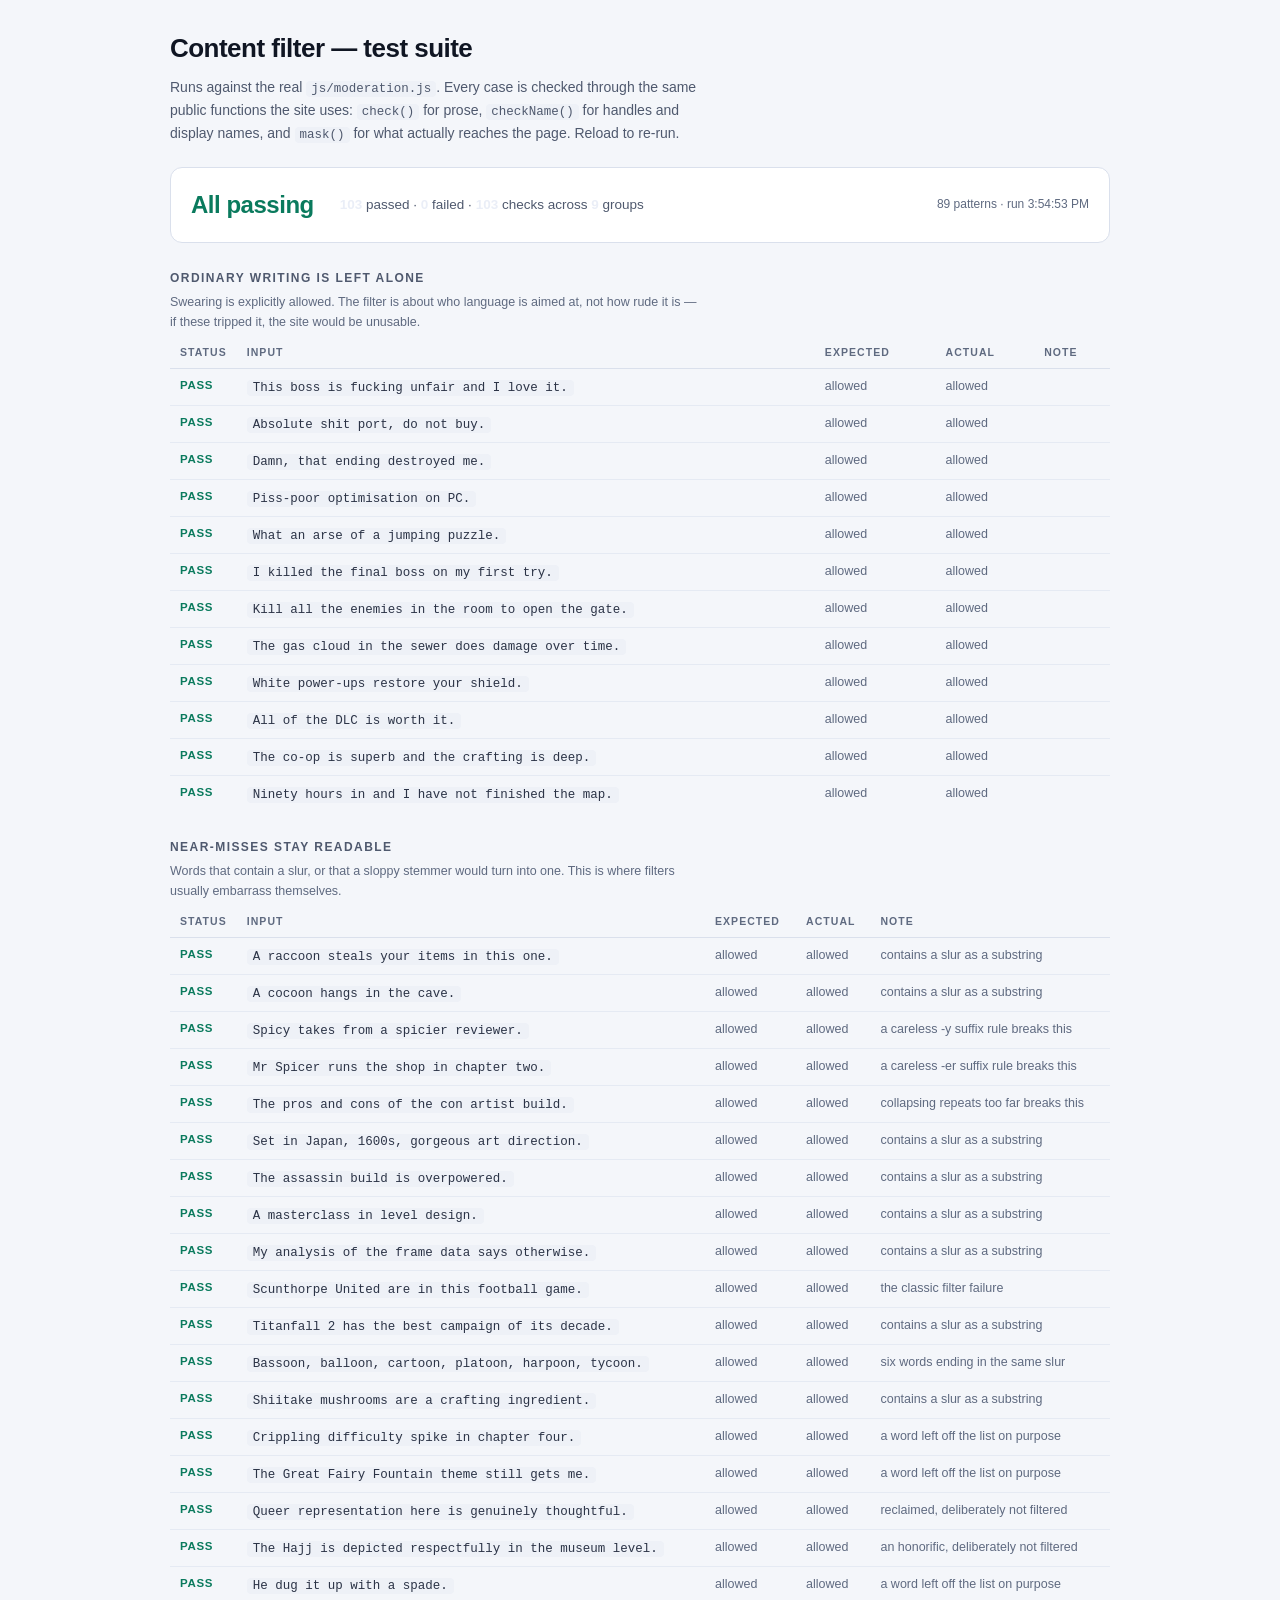
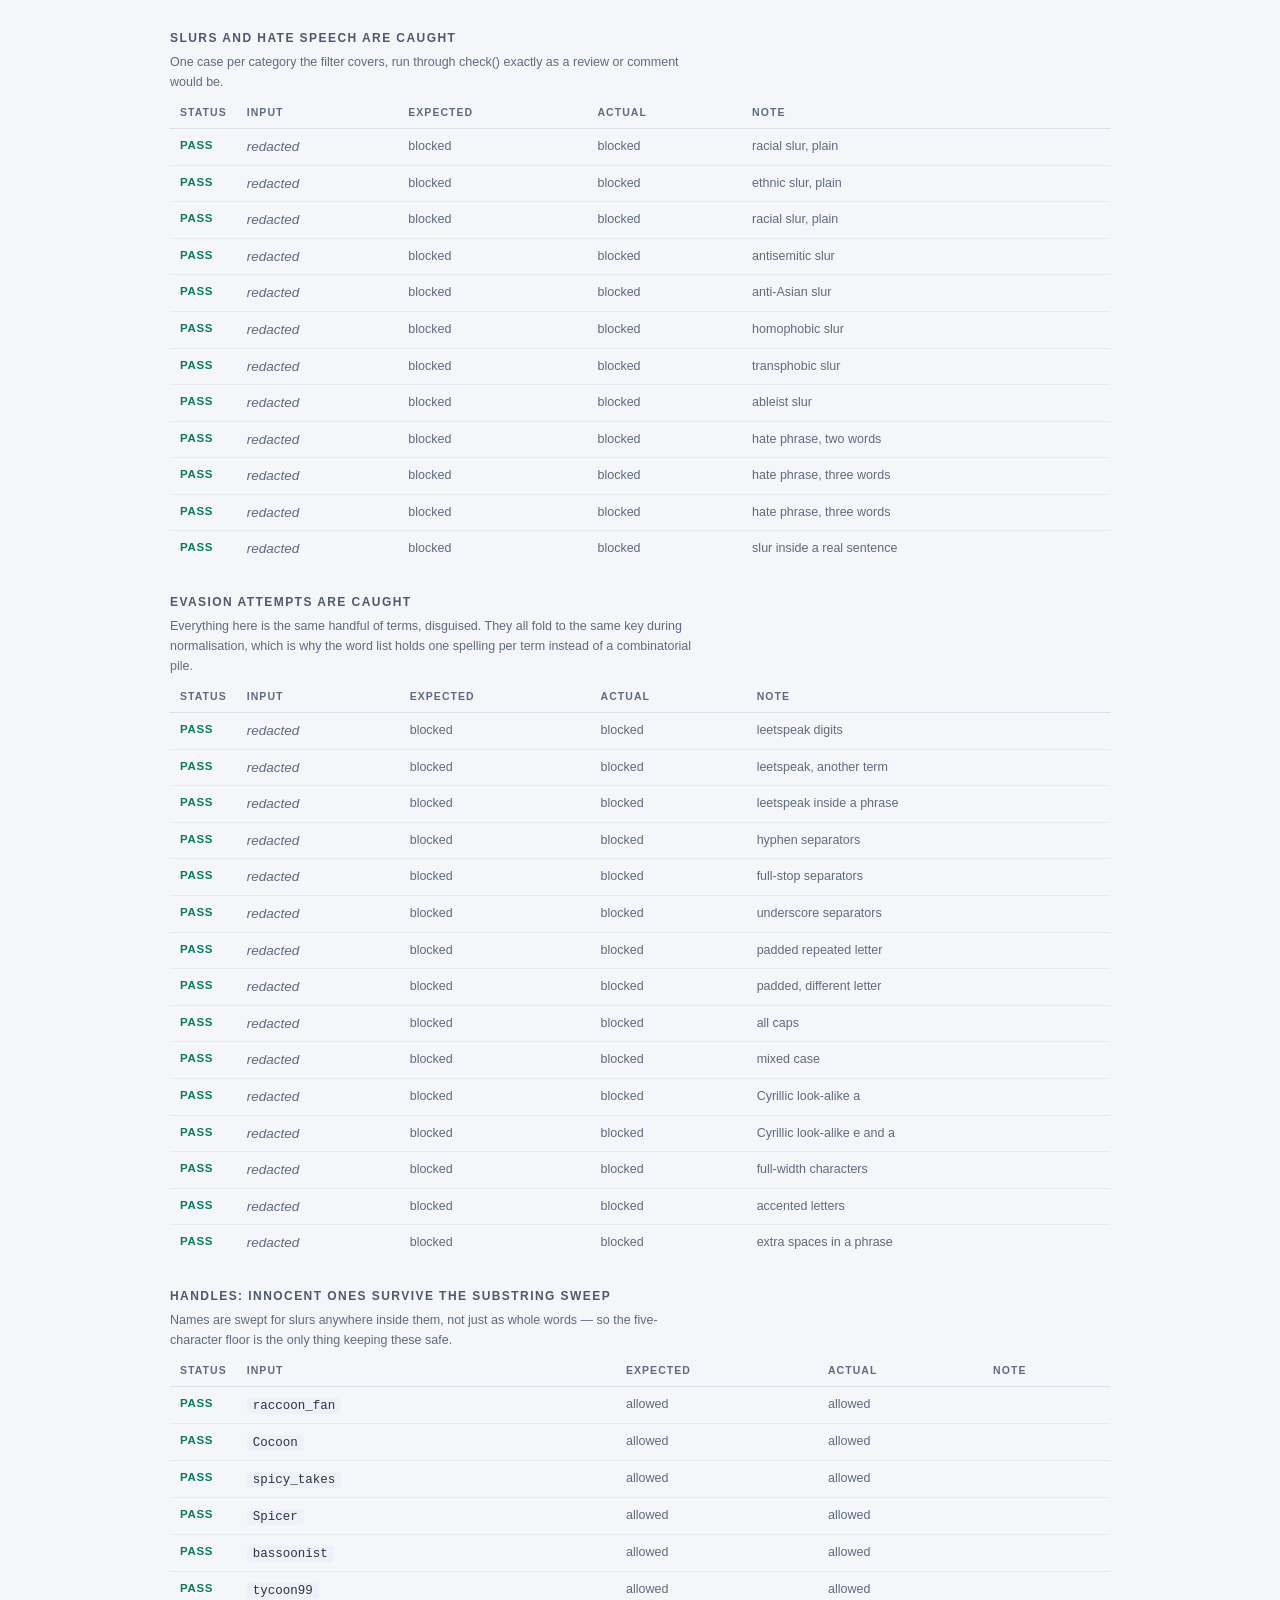
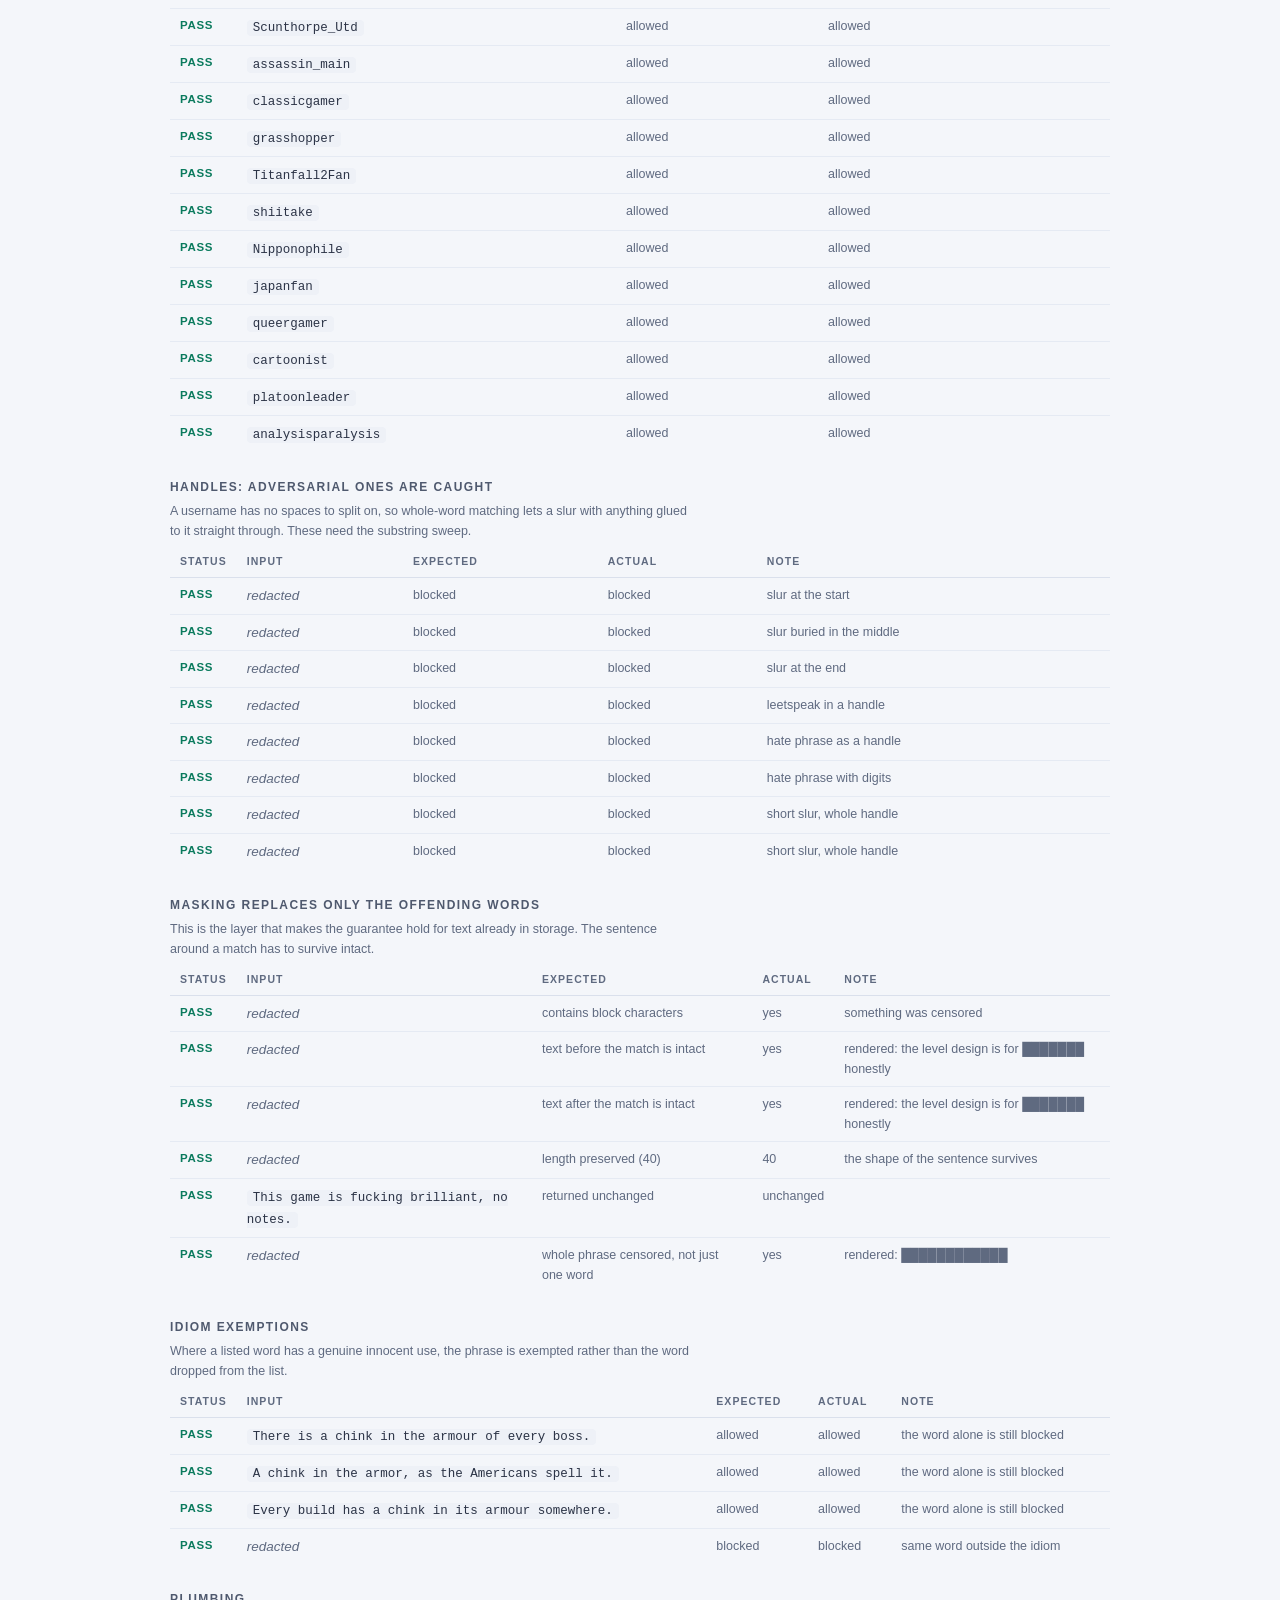
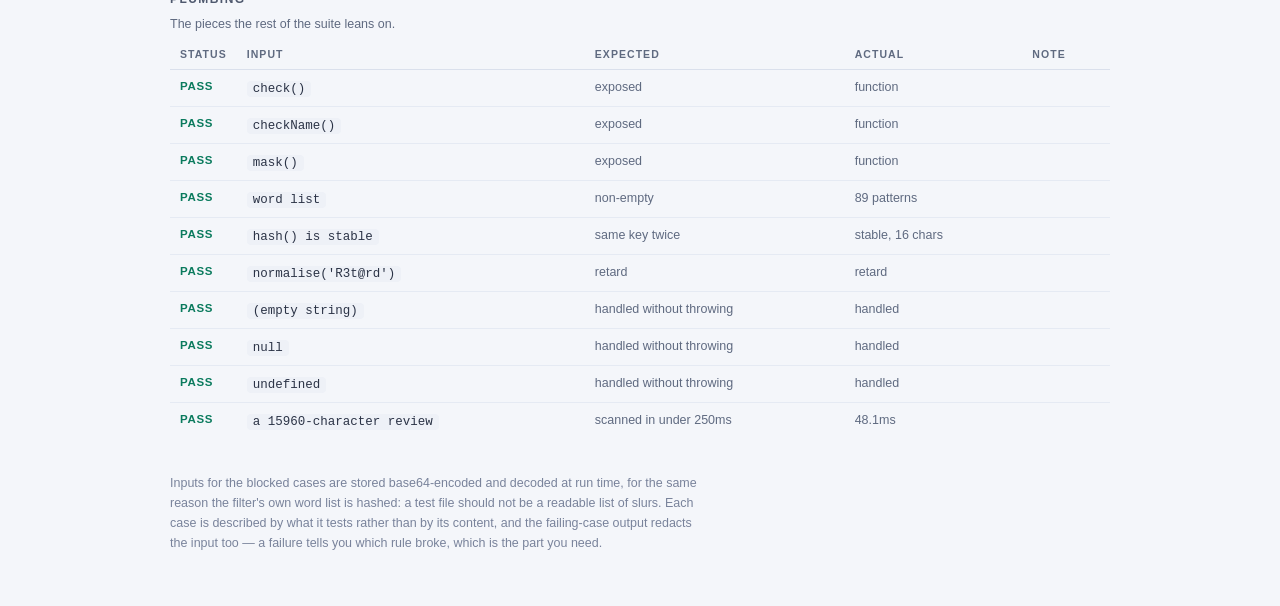
<file: postgame/test/filter-test.html>
<!DOCTYPE html>
<html lang="en">
<head>
<meta charset="utf-8">
<meta name="viewport" content="width=device-width, initial-scale=1">
<title>Postgame — content filter tests</title>
<style>
  :root { color-scheme: dark light; }
  * { box-sizing: border-box; }
  body {
    margin: 0; padding: 28px 22px 80px;
    font: 15px/1.6 "Inter", -apple-system, "Segoe UI", Roboto, sans-serif;
    background: #0b0e16; color: #eaeef7;
  }
  main { max-width: 940px; margin: 0 auto; }
  h1 { font-size: 26px; margin: 0 0 6px; letter-spacing: -0.02em; }
  .lede { color: #98a3b9; margin: 0 0 22px; max-width: 70ch; font-size: 14px; }
  .lede code { background: #1b2130; padding: 1px 5px; border-radius: 4px; font-size: 12.5px; }

  .summary {
    display: flex; flex-wrap: wrap; align-items: center; gap: 12px 26px;
    padding: 18px 20px; margin-bottom: 26px;
    border: 1px solid #262f42; border-radius: 12px; background: #10141e;
  }
  .verdict { font-size: 24px; font-weight: 700; letter-spacing: -0.02em; }
  .verdict.ok { color: #2ee0b4; }
  .verdict.bad { color: #ff6b6b; }
  .tally { color: #98a3b9; font-size: 13.5px; }
  .tally b { color: #eaeef7; font-variant-numeric: tabular-nums; }
  .stamp { margin-left: auto; color: #79839b; font-size: 12px; }

  section { margin-bottom: 26px; }
  h2 {
    font-size: 12px; text-transform: uppercase; letter-spacing: 0.12em;
    color: #98a3b9; margin: 0 0 4px;
  }
  .why { color: #79839b; font-size: 12.5px; margin: 0 0 12px; max-width: 76ch; }

  table { width: 100%; border-collapse: collapse; font-size: 13.5px; }
  th {
    text-align: left; font-size: 10.5px; text-transform: uppercase;
    letter-spacing: 0.1em; color: #79839b; font-weight: 700;
    padding: 0 10px 7px; border-bottom: 1px solid #262f42;
  }
  td { padding: 7px 10px; border-bottom: 1px solid #1c2331; vertical-align: top; }
  tr:last-child td { border-bottom: 0; }
  .st { width: 62px; font-weight: 700; font-size: 11.5px; letter-spacing: 0.06em; }
  .st.pass { color: #2ee0b4; }
  .st.fail { color: #ff6b6b; }
  tr.fail td { background: rgba(255, 107, 107, 0.09); }
  .given { color: #cfd6e6; }
  .given code {
    background: #1b2130; padding: 1px 6px; border-radius: 4px;
    font-family: ui-monospace, Menlo, Consolas, monospace; font-size: 12.5px;
  }
  .note { color: #79839b; font-size: 12.5px; }
  .redacted {
    color: #79839b; font-style: italic;
  }
  footer { margin-top: 34px; color: #79839b; font-size: 12.5px; max-width: 76ch; }
  @media (prefers-color-scheme: light) {
    body { background: #f4f6fa; color: #101623; }
    .summary { background: #fff; border-color: #dae0ec; }
    .lede, .tally, h2 { color: #4f596e; }
    .lede code, .given code { background: #eef1f7; }
    .why, .stamp, .note, .redacted { color: #5f6a80; }
    td { border-bottom-color: #e5eaf3; }
    th { border-bottom-color: #dae0ec; color: #5f6a80; }
    .given { color: #2b3346; }
    .verdict.ok { color: #0a7a5d; }
    .verdict.bad { color: #cf3636; }
    .st.pass { color: #0a7a5d; }
    .st.fail { color: #cf3636; }
    tr.fail td { background: rgba(207, 54, 54, 0.08); }
  }
</style>
</head>
<body>
<main>
  <h1>Content filter — test suite</h1>
  <p class="lede">
    Runs against the real <code>js/moderation.js</code>. Every case is checked
    through the same public functions the site uses:
    <code>check()</code> for prose, <code>checkName()</code> for handles and
    display names, and <code>mask()</code> for what actually reaches the page.
    Reload to re-run.
  </p>

  <div class="summary" id="summary"></div>
  <div id="results"></div>

  <footer>
    Inputs for the blocked cases are stored base64-encoded and decoded at run
    time, for the same reason the filter's own word list is hashed: a test file
    should not be a readable list of slurs. Each case is described by what it
    tests rather than by its content, and the failing-case output redacts the
    input too — a failure tells you which rule broke, which is the part you need.
  </footer>
</main>

<script src="../js/moderation.js"></script>
<script>
(function () {
  'use strict';

  var results = [];

  function suite(title, why, run) {
    var group = { title: title, why: why, rows: [] };
    run(function (status, given, expected, actual, note) {
      group.rows.push({
        pass: status, given: given, expected: expected, actual: actual, note: note || ''
      });
    });
    results.push(group);
  }

  function dec(b64) {
    /* atob gives bytes; this turns them back into the original UTF-8 so the
       Cyrillic and full-width cases survive the round trip. */
    var bin = window.atob(b64);
    var bytes = new Uint8Array(bin.length);
    for (var i = 0; i < bin.length; i++) bytes[i] = bin.charCodeAt(i);
    return new TextDecoder('utf-8').decode(bytes);
  }

  /* ---- fixtures --------------------------------------------------------
     [kind, what it tests, base64 of the input]. Never rendered as text. */
  var HOSTILE = [
      ['BLOCK', 'racial slur, plain', 'dGhvc2UgY29vbnMgcnVpbmVkIHRoZSBsb2JieQ=='],
      ['BLOCK', 'ethnic slur, plain', 'YSBidW5jaCBvZiBzcGljcw=='],
      ['BLOCK', 'racial slur, plain', 'Z28gaG9tZSBwYWtp'],
      ['BLOCK', 'antisemitic slur', 'dHlwaWNhbCBraWtlIGJlaGF2aW91cg=='],
      ['BLOCK', 'anti-Asian slur', 'c3R1cGlkIGdvb2s='],
      ['BLOCK', 'homophobic slur', 'eW91IGFic29sdXRlIGZhZ2dvdA=='],
      ['BLOCK', 'transphobic slur', 'd2hhdCBhIHRyYW5ueQ=='],
      ['BLOCK', 'ableist slur', 'd2hhdCBhIHJldGFyZA=='],
      ['BLOCK', 'hate phrase, two words', 'd2hpdGUgcG93ZXI='],
      ['BLOCK', 'hate phrase, three words', 'Z2FzIHRoZSBqZXdz'],
      ['BLOCK', 'hate phrase, three words', 'a2lsbCBhbGwgbXVzbGltcw=='],
      ['BLOCK', 'slur inside a real sentence', 'dGhlIGxldmVsIGRlc2lnbiBpcyBmb3IgcmV0YXJkcyBob25lc3RseQ=='],
      ['EVADE', 'leetspeak digits', 'cjN0NHJk'],
      ['EVADE', 'leetspeak, another term', 'ZjRnZzB0'],
      ['EVADE', 'leetspeak inside a phrase', 'd2gxdGUgcDB3ZXI='],
      ['EVADE', 'hyphen separators', 'ci1lLXQtYS1yLWQ='],
      ['EVADE', 'full-stop separators', 'Zi5hLmcuZy5vLnQ='],
      ['EVADE', 'underscore separators', 'bl9pX2dfZ19lX3I='],
      ['EVADE', 'padded repeated letter', 'cmVlZWV0YXJk'],
      ['EVADE', 'padded, different letter', 'bmlpaWlpZ2dlcg=='],
      ['EVADE', 'all caps', 'UkVUQVJE'],
      ['EVADE', 'mixed case', 'UmVUYVJk'],
      ['EVADE', 'Cyrillic look-alike a', 'cmV00LByZA=='],
      ['EVADE', 'Cyrillic look-alike e and a', 'ctC1dNCwcmQ='],
      ['EVADE', 'full-width characters', '772S772F772U772B772S772E'],
      ['EVADE', 'accented letters', 'csOpdMOgcmQ='],
      ['EVADE', 'extra spaces in a phrase', 'd2hpdGUgICBwb3dlcg=='],
      ['NAME', 'slur at the start', 'cmV0YXJkbG9yZA=='],
      ['NAME', 'slur buried in the middle', 'eHhyZXRhcmR4eA=='],
      ['NAME', 'slur at the end', 'YmlnZmFnZ290'],
      ['NAME', 'leetspeak in a handle', 'bjFnZ2VyaGF0ZXI='],
      ['NAME', 'hate phrase as a handle', 'a2lsbGFsbGpld3M5OQ=='],
      ['NAME', 'hate phrase with digits', 'd2hpdGVwb3dlcjg4'],
      ['NAME', 'short slur, whole handle', 'ZmFn'],
      ['NAME', 'short slur, whole handle', 'Y29vbg==']
  ];

  function hostile(kind) {
    return HOSTILE.filter(function (h) { return h[0] === kind; });
  }

  /* ---- 1. ordinary writing --------------------------------------------- */

  var ORDINARY = [
    'This boss is fucking unfair and I love it.',
    'Absolute shit port, do not buy.',
    'Damn, that ending destroyed me.',
    'Piss-poor optimisation on PC.',
    'What an arse of a jumping puzzle.',
    'I killed the final boss on my first try.',
    'Kill all the enemies in the room to open the gate.',
    'The gas cloud in the sewer does damage over time.',
    'White power-ups restore your shield.',
    'All of the DLC is worth it.',
    'The co-op is superb and the crafting is deep.',
    'Ninety hours in and I have not finished the map.'
  ];

  suite('Ordinary writing is left alone',
    'Swearing is explicitly allowed. The filter is about who language is aimed ' +
    'at, not how rude it is — if these tripped it, the site would be unusable.',
    function (t) {
      ORDINARY.forEach(function (text) {
        var clean = PG.moderate.check(text).clean;
        t(clean, text, 'allowed', clean ? 'allowed' : 'BLOCKED');
      });
    });

  /* ---- 2. near-miss words ---------------------------------------------- */

  var NEAR_MISS = [
    ['A raccoon steals your items in this one.', 'contains a slur as a substring'],
    ['A cocoon hangs in the cave.', 'contains a slur as a substring'],
    ['Spicy takes from a spicier reviewer.', 'a careless -y suffix rule breaks this'],
    ['Mr Spicer runs the shop in chapter two.', 'a careless -er suffix rule breaks this'],
    ['The pros and cons of the con artist build.', 'collapsing repeats too far breaks this'],
    ['Set in Japan, 1600s, gorgeous art direction.', 'contains a slur as a substring'],
    ['The assassin build is overpowered.', 'contains a slur as a substring'],
    ['A masterclass in level design.', 'contains a slur as a substring'],
    ['My analysis of the frame data says otherwise.', 'contains a slur as a substring'],
    ['Scunthorpe United are in this football game.', 'the classic filter failure'],
    ['Titanfall 2 has the best campaign of its decade.', 'contains a slur as a substring'],
    ['Bassoon, balloon, cartoon, platoon, harpoon, tycoon.', 'six words ending in the same slur'],
    ['Shiitake mushrooms are a crafting ingredient.', 'contains a slur as a substring'],
    ['Crippling difficulty spike in chapter four.', 'a word left off the list on purpose'],
    ['The Great Fairy Fountain theme still gets me.', 'a word left off the list on purpose'],
    ['Queer representation here is genuinely thoughtful.', 'reclaimed, deliberately not filtered'],
    ['The Hajj is depicted respectfully in the museum level.', 'an honorific, deliberately not filtered'],
    ['He dug it up with a spade.', 'a word left off the list on purpose']
  ];

  suite('Near-misses stay readable',
    'Words that contain a slur, or that a sloppy stemmer would turn into one. ' +
    'This is where filters usually embarrass themselves.',
    function (t) {
      NEAR_MISS.forEach(function (pair) {
        var clean = PG.moderate.check(pair[0]).clean;
        t(clean, pair[0], 'allowed', clean ? 'allowed' : 'BLOCKED', pair[1]);
      });
    });

  /* ---- 3. slurs are caught --------------------------------------------- */

  suite('Slurs and hate speech are caught',
    'One case per category the filter covers, run through check() exactly as a ' +
    'review or comment would be.',
    function (t) {
      hostile('BLOCK').forEach(function (h) {
        var clean = PG.moderate.check(dec(h[2])).clean;
        t(!clean, null, 'blocked', clean ? 'ALLOWED' : 'blocked', h[1]);
      });
    });

  /* ---- 4. evasion ------------------------------------------------------ */

  suite('Evasion attempts are caught',
    'Everything here is the same handful of terms, disguised. They all fold to ' +
    'the same key during normalisation, which is why the word list holds one ' +
    'spelling per term instead of a combinatorial pile.',
    function (t) {
      hostile('EVADE').forEach(function (h) {
        var clean = PG.moderate.check(dec(h[2])).clean;
        t(!clean, null, 'blocked', clean ? 'ALLOWED' : 'blocked', h[1]);
      });
    });

  /* ---- 5. handles ------------------------------------------------------ */

  var GOOD_NAMES = ['raccoon_fan', 'Cocoon', 'spicy_takes', 'Spicer', 'bassoonist',
    'tycoon99', 'Scunthorpe_Utd', 'assassin_main', 'classicgamer', 'grasshopper',
    'Titanfall2Fan', 'shiitake', 'Nipponophile', 'japanfan', 'queergamer',
    'cartoonist', 'platoonleader', 'analysisparalysis'];

  suite('Handles: innocent ones survive the substring sweep',
    'Names are swept for slurs anywhere inside them, not just as whole words — ' +
    'so the five-character floor is the only thing keeping these safe.',
    function (t) {
      GOOD_NAMES.forEach(function (n) {
        var clean = PG.moderate.checkName(n).clean;
        t(clean, n, 'allowed', clean ? 'allowed' : 'BLOCKED');
      });
    });

  suite('Handles: adversarial ones are caught',
    'A username has no spaces to split on, so whole-word matching lets a slur ' +
    'with anything glued to it straight through. These need the substring sweep.',
    function (t) {
      hostile('NAME').forEach(function (h) {
        var clean = PG.moderate.checkName(dec(h[2])).clean;
        t(!clean, null, 'blocked', clean ? 'ALLOWED' : 'blocked', h[1]);
      });
    });

  /* ---- 6. masking ------------------------------------------------------ */

  suite('Masking replaces only the offending words',
    'This is the layer that makes the guarantee hold for text already in ' +
    'storage. The sentence around a match has to survive intact.',
    function (t) {
      var input = dec('dGhlIGxldmVsIGRlc2lnbiBpcyBmb3IgcmV0YXJkcyBob25lc3RseQ==');
      var out = PG.moderate.mask(input);

      t(out.indexOf('█') > -1, null, 'contains block characters',
        out.indexOf('█') > -1 ? 'yes' : 'no', 'something was censored');

      t(out.indexOf('the level design is for ') === 0, null,
        'text before the match is intact',
        out.indexOf('the level design is for ') === 0 ? 'yes' : 'no',
        'rendered: ' + out);

      t(/ honestly$/.test(out), null, 'text after the match is intact',
        / honestly$/.test(out) ? 'yes' : 'no', 'rendered: ' + out);

      t(out.length === input.length, null,
        'length preserved (' + input.length + ')', String(out.length),
        'the shape of the sentence survives');

      var ordinary = 'This game is fucking brilliant, no notes.';
      t(PG.moderate.mask(ordinary) === ordinary, ordinary,
        'returned unchanged',
        PG.moderate.mask(ordinary) === ordinary ? 'unchanged' : 'ALTERED');

      var phrase = PG.moderate.mask(dec('Z2FzIHRoZSBqZXdz'));
      t(/^█+$/.test(phrase), null, 'whole phrase censored, not just one word',
        /^█+$/.test(phrase) ? 'yes' : 'no', 'rendered: ' + phrase);
    });

  /* ---- 7. exemptions --------------------------------------------------- */

  suite('Idiom exemptions',
    'Where a listed word has a genuine innocent use, the phrase is exempted ' +
    'rather than the word dropped from the list.',
    function (t) {
      [
        'There is a chink in the armour of every boss.',
        'A chink in the armor, as the Americans spell it.',
        'Every build has a chink in its armour somewhere.'
      ].forEach(function (text) {
        var clean = PG.moderate.check(text).clean;
        t(clean, text, 'allowed', clean ? 'allowed' : 'BLOCKED',
          'the word alone is still blocked');
      });

      /* The exemption must not be a hole: the word on its own still goes. */
      var bare = PG.moderate.check(dec('dGhhdCBpcyBzdWNoIGEgY2hpbms=')).clean;
      t(!bare, null, 'blocked', bare ? 'ALLOWED' : 'blocked',
        'same word outside the idiom');
    });

  /* ---- 8. plumbing ----------------------------------------------------- */

  suite('Plumbing',
    'The pieces the rest of the suite leans on.',
    function (t) {
      t(typeof PG.moderate.check === 'function', 'check()', 'exposed',
        typeof PG.moderate.check);
      t(typeof PG.moderate.checkName === 'function', 'checkName()', 'exposed',
        typeof PG.moderate.checkName);
      t(typeof PG.moderate.mask === 'function', 'mask()', 'exposed',
        typeof PG.moderate.mask);
      t(PG.moderate.size > 0, 'word list', 'non-empty',
        PG.moderate.size + ' patterns');

      var a = PG.moderate.hash('example');
      var b = PG.moderate.hash('example');
      t(a === b && a.length > 8, 'hash() is stable', 'same key twice',
        a === b ? 'stable, ' + a.length + ' chars' : 'UNSTABLE');

      t(PG.moderate.normalise('R3t@rd') === 'retard',
        "normalise('R3t@rd')", 'retard', PG.moderate.normalise('R3t@rd'));

      ['', null, undefined].forEach(function (v) {
        var ok = PG.moderate.check(v).clean && PG.moderate.mask(v) === '';
        t(ok, String(v) === '' ? '(empty string)' : String(v),
          'handled without throwing', ok ? 'handled' : 'THREW OR FLAGGED');
      });

      var long = new Array(400).join('a wholly ordinary sentence about games. ');
      var t0 = performance.now();
      PG.moderate.check(long);
      var ms = performance.now() - t0;
      t(ms < 250, 'a ' + long.length + '-character review',
        'scanned in under 250ms', ms.toFixed(1) + 'ms');
    });

  /* ---- render ---------------------------------------------------------- */

  function esc(s) {
    return String(s == null ? '' : s).replace(/[&<>"]/g, function (c) {
      return { '&': '&amp;', '<': '&lt;', '>': '&gt;', '"': '&quot;' }[c];
    });
  }

  var passed = 0, failed = 0;
  var html = '';

  results.forEach(function (group) {
    html += '<section><h2>' + esc(group.title) + '</h2>' +
      '<p class="why">' + esc(group.why) + '</p>' +
      '<table><thead><tr><th>Status</th><th>Input</th><th>Expected</th>' +
      '<th>Actual</th><th>Note</th></tr></thead><tbody>';
    group.rows.forEach(function (r) {
      if (r.pass) passed++; else failed++;
      var given = r.given === null ?
        '<span class="redacted">redacted</span>' : '<code>' + esc(r.given) + '</code>';
      html += '<tr class="' + (r.pass ? 'pass' : 'fail') + '">' +
        '<td class="st ' + (r.pass ? 'pass">PASS' : 'fail">FAIL') + '</td>' +
        '<td class="given">' + given + '</td>' +
        '<td class="note">' + esc(r.expected) + '</td>' +
        '<td class="note">' + esc(r.actual) + '</td>' +
        '<td class="note">' + esc(r.note) + '</td>' +
        '</tr>';
    });
    html += '</tbody></table></section>';
  });

  document.getElementById('results').innerHTML = html;
  document.getElementById('summary').innerHTML =
    '<span class="verdict ' + (failed ? 'bad' : 'ok') + '">' +
      (failed ? failed + ' failing' : 'All passing') + '</span>' +
    '<span class="tally"><b>' + passed + '</b> passed &middot; <b>' + failed +
      '</b> failed &middot; <b>' + (passed + failed) + '</b> checks across <b>' +
      results.length + '</b> groups</span>' +
    '<span class="stamp">' + PG.moderate.size + ' patterns &middot; run ' +
      new Date().toLocaleTimeString() + '</span>';

  document.title = (failed ? failed + ' FAILING — ' : 'All passing — ') +
    'content filter tests';
})();
</script>
</body>
</html>
</file>
